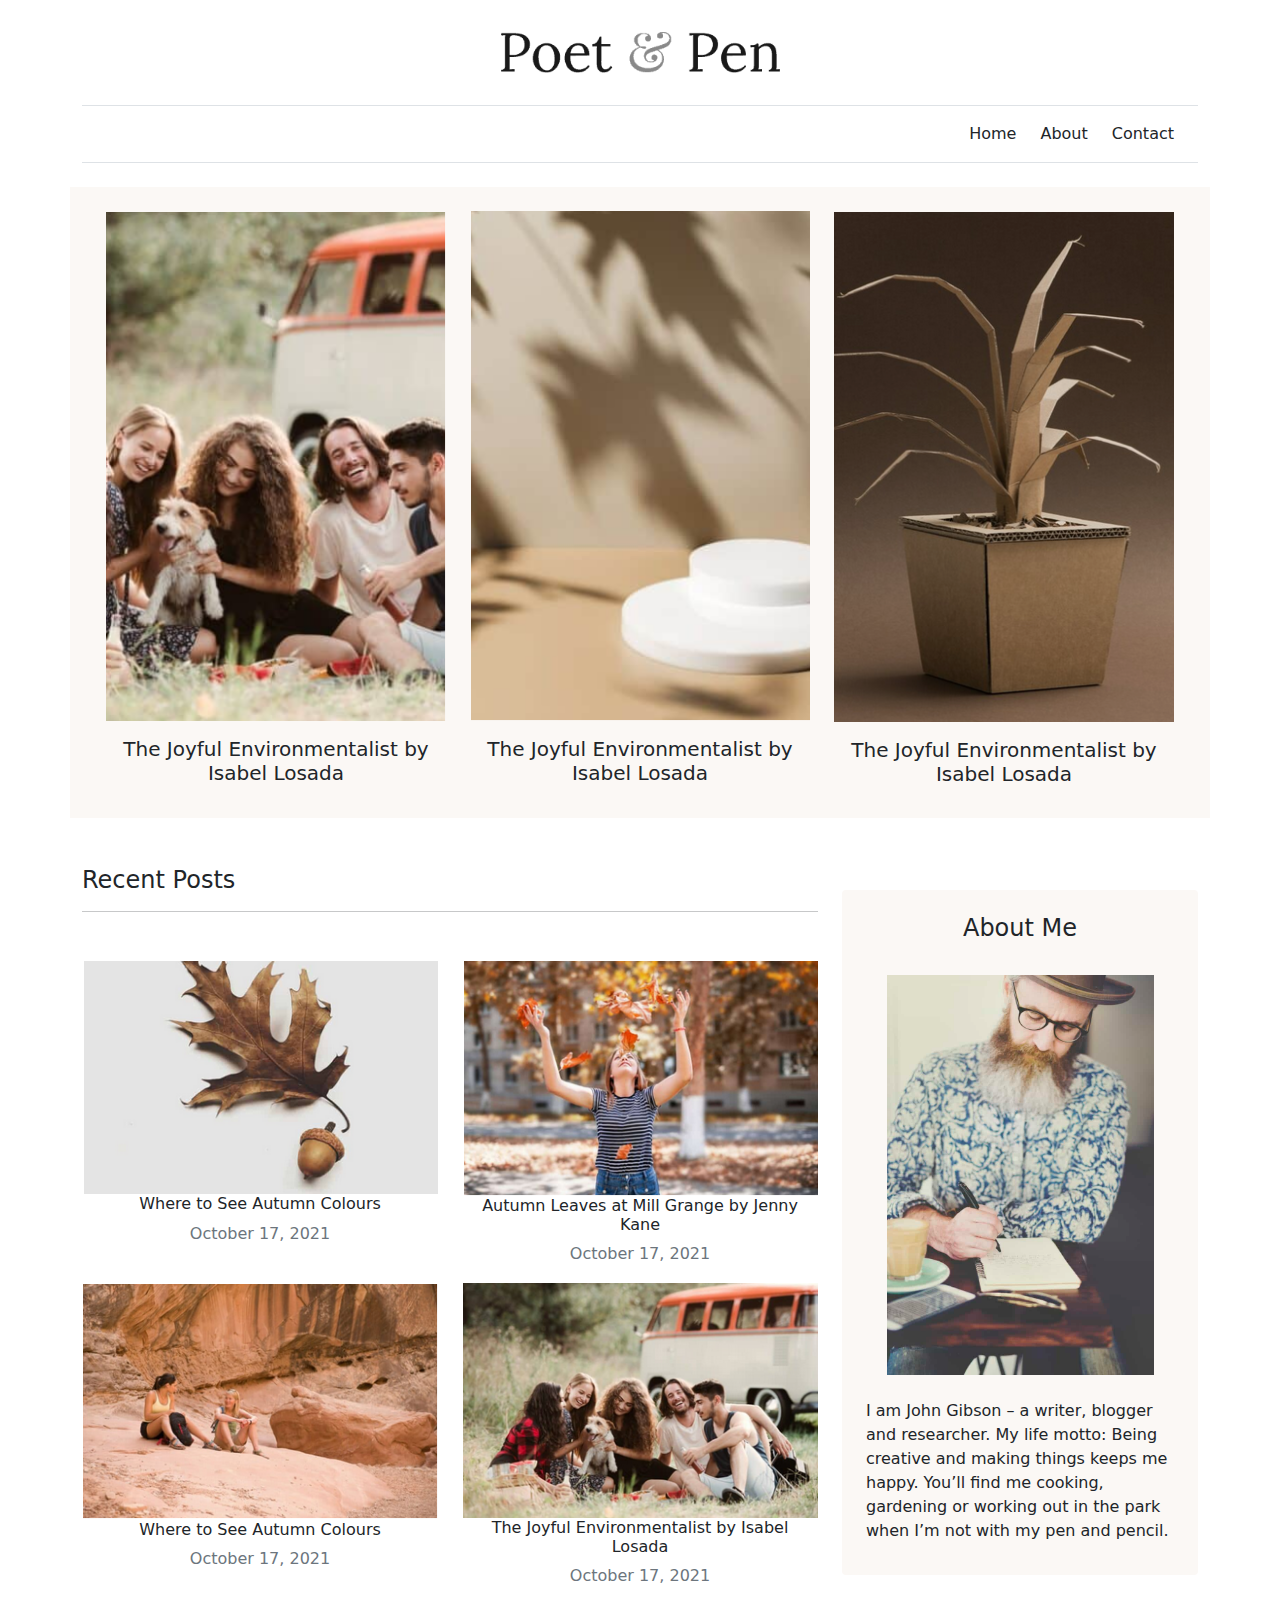
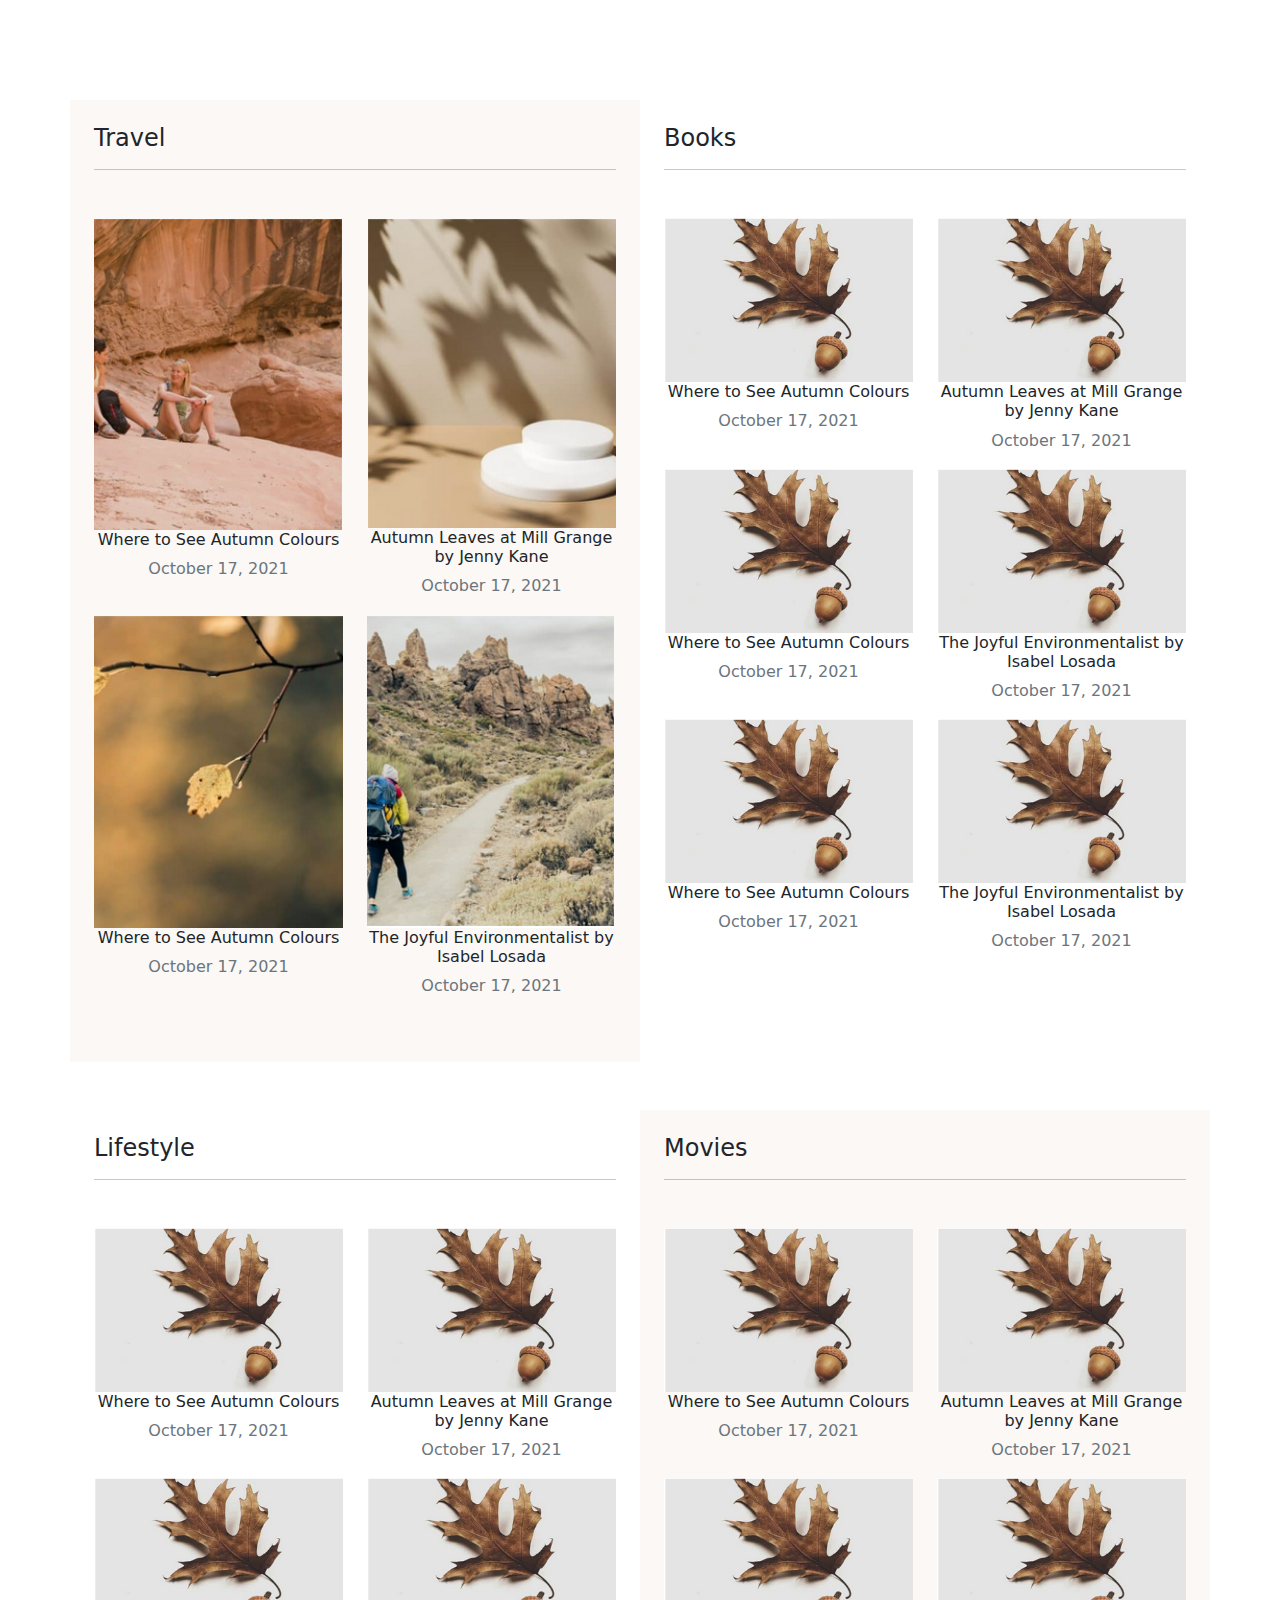
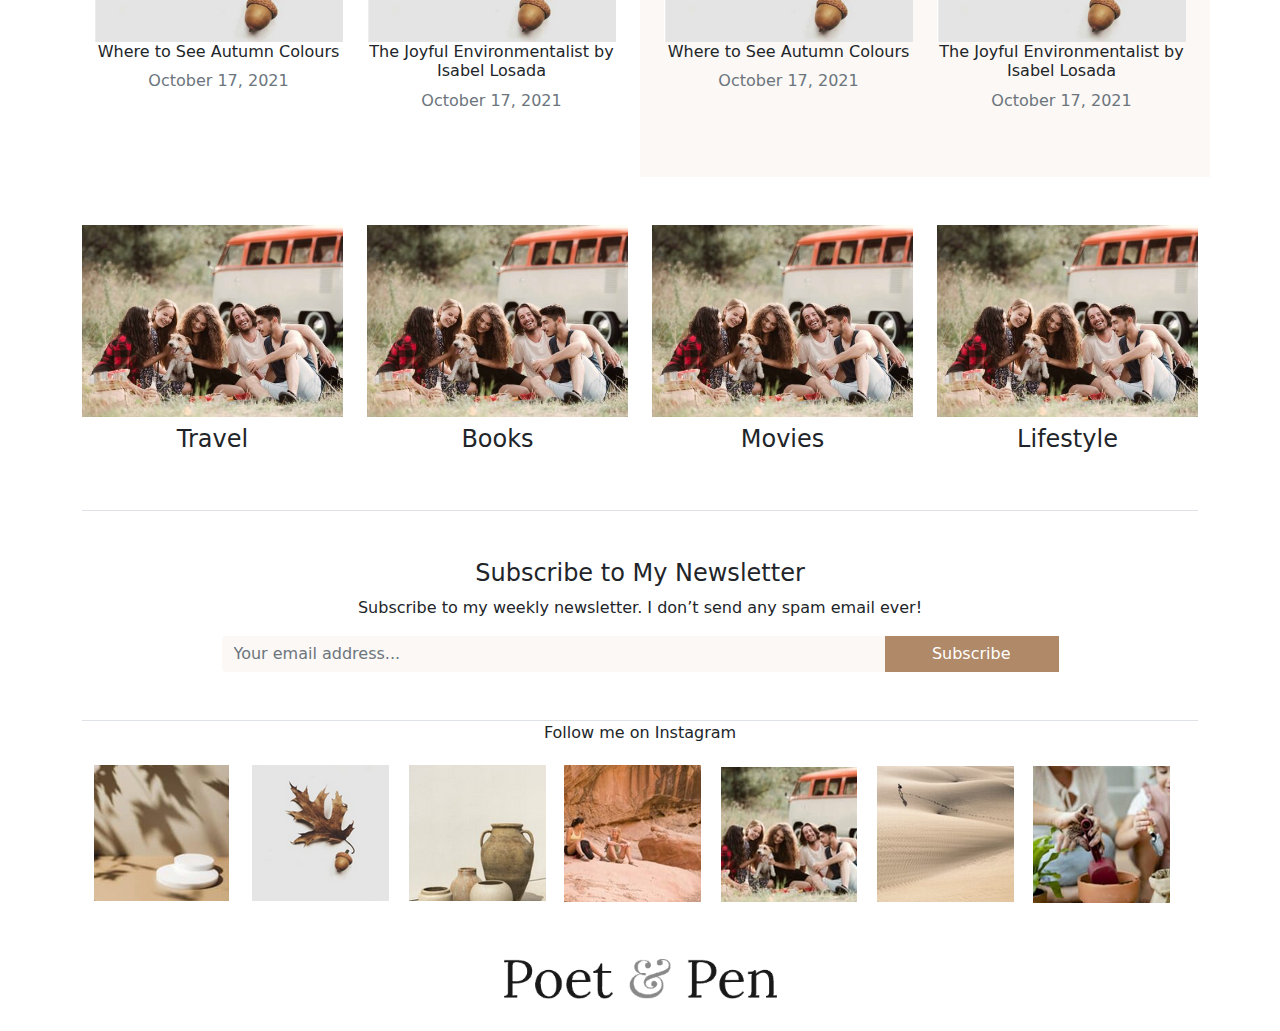
<file: index.html>
<!DOCTYPE html>
<html lang="pt-br">
<head>
    <meta charset="UTF-8">
    <meta name="viewport" content="width=device-width, initial-scale=1.0">
    <link rel="stylesheet" href="./css/home.css">
    <link rel="stylesheet" href="./bootstrap/bootstrap-5.0.2-dist/css/bootstrap.min.css">
    <title>Poet & Pen</title>
</head>
<body class="container">
    <div class="navbar d-flex justify-content-center my-4">
        <img src="./img/Poet-Pen-Logo.png" alt="" class="w-25">
    </div>
    <div class="border-top border-bottom py-3 d-flex justify-content-end pe-4">
        <a href="./index.html" class="text-decoration-none text-dark">Home</a>
        <a href="./pages/about.html" class="mx-4 text-decoration-none text-dark">About</a>
        <a href="./pages/contact.html" class="text-decoration-none text-dark">Contact</a>
    </div>
    <main>
        <div class="d-flex row mt-4  color p-4">
            <div class="card col border-0 color">
                <img src="./img/Captura de tela 2023-12-05 231732.png" alt="">
                <h5 class="text-center mt-3 mx-2">The Joyful Environmentalist by Isabel Losada</h5>
            </div>
            <div class="card col border-0 color">
                <img src="./img/Captura de tela 2023-12-05 231932.png" alt="">
                <h5 class="text-center mt-3 mx-2">The Joyful Environmentalist by Isabel Losada</h5>
            </div>
            <div class="card col border-0 color">
                <img src="./img/Captura de tela 2023-12-05 231950.png" alt="">
                <h5 class="text-center mt-3 mx-2">The Joyful Environmentalist by Isabel Losada</h5>
            </div>
        </div>
        <div class="row my-5">
            <div class="col-8">
                <h4>Recent Posts</h4>
                <hr>
                <div class="row row-cols-2 my-5">
                    <div class="col card border-0">
                        <img src="./img/Captura de tela 2023-12-05 233908.png" alt="">
                        <h6 class="text-center">Where to See Autumn Colours </h6>
                        <p class="text-center text-secondary">October 17, 2021 </p>
                    </div>
                    <div class="col card border-0">
                        <img src="./img/Captura de tela 2023-12-06 074524.png" alt="">
                        <h6 class="text-center">Autumn Leaves at Mill Grange by Jenny Kane </h6>
                        <p class="text-center text-secondary">October 17, 2021 </p>
                    </div>
                    <div class="col card border-0">
                        <img src="./img/Captura de tela 2023-12-06 074657.png" alt="">
                        <h6 class="text-center">Where to See Autumn Colours </h6>
                        <p class="text-center text-secondary">October 17, 2021 </p>
                    </div>
                    <div class="col card border-0">
                        <img src="./img/Captura de tela 2023-12-06 074746.png" alt="">
                        <h6 class="text-center">The Joyful Environmentalist by Isabel Losada </h6>
                        <p class="text-center text-secondary">October 17, 2021 </p>
                    </div>
                </div>
            </div>
            <div class="col">
                <div class="card border-0 color mt-4 pb-3">
                    <h4 class="text-center mt-4">About Me</h4>
                    <div class="d-flex justify-content-center my-4">
                        <img src="./img/author-casual-columnist-inspire-journalism-story-concept-768x1151.jpg" alt="" class="w-75">
                    </div>
                    <p  class="mx-4">I am John Gibson – a writer, blogger and researcher. My life motto: Being creative and making things keeps me happy. You’ll find me cooking, gardening or working out in the park when I’m not with my pen and pencil.</p>
                </div>
            </div>
        </div>
            <div class="row my-5">
                <div class="col color pt-4 px-4">
                    <h4>Travel</h4>
                    <hr>
                    <div class="row row-cols-2 my-5">
                        <div class="col color card border-0">
                            <img src="./img/Captura de tela 2023-12-06 074921.png" alt="">
                            <h6 class="text-center">Where to See Autumn Colours </h6>
                            <p class="text-center text-secondary">October 17, 2021 </p>
                        </div>
                        <div class="col color card border-0">
                            <img src="./img/Captura de tela 2023-12-06 075027.png" alt="">
                            <h6 class="text-center">Autumn Leaves at Mill Grange by Jenny Kane </h6>
                            <p class="text-center text-secondary">October 17, 2021 </p>
                        </div>
                        <div class="col color card border-0">
                            <img src="./img/Captura de tela 2023-12-06 075112.png" alt="">
                            <h6 class="text-center">Where to See Autumn Colours </h6>
                            <p class="text-center text-secondary">October 17, 2021 </p>
                        </div>
                        <div class="col color card border-0">
                            <img src="./img/Captura de tela 2023-12-06 075229.png" alt="">
                            <h6 class="text-center">The Joyful Environmentalist by Isabel Losada </h6>
                            <p class="text-center text-secondary">October 17, 2021 </p>
                        </div>
                    </div>
                </div>
                <div class="col pt-4 px-4">
                    <h4>Books</h4>
                    <hr>
                    <div class="row row-cols-2 my-5">
                        <div class="col card border-0">
                            <img src="./img/Captura de tela 2023-12-05 233908.png" alt="">
                            <h6 class="text-center">Where to See Autumn Colours </h6>
                            <p class="text-center text-secondary">October 17, 2021 </p>
                        </div>
                        <div class="col card border-0">
                            <img src="./img/Captura de tela 2023-12-05 233908.png" alt="">
                            <h6 class="text-center">Autumn Leaves at Mill Grange by Jenny Kane </h6>
                            <p class="text-center text-secondary">October 17, 2021 </p>
                        </div>
                        <div class="col card border-0">
                            <img src="./img/Captura de tela 2023-12-05 233908.png" alt="">
                            <h6 class="text-center">Where to See Autumn Colours </h6>
                            <p class="text-center text-secondary">October 17, 2021 </p>
                        </div>
                        <div class="col card border-0">
                            <img src="./img/Captura de tela 2023-12-05 233908.png" alt="">
                            <h6 class="text-center">The Joyful Environmentalist by Isabel Losada </h6>
                            <p class="text-center text-secondary">October 17, 2021 </p>
                        </div>
                        <div class="col card border-0">
                            <img src="./img/Captura de tela 2023-12-05 233908.png" alt="">
                            <h6 class="text-center">Where to See Autumn Colours </h6>
                            <p class="text-center text-secondary">October 17, 2021 </p>
                        </div>
                        <div class="col card border-0">
                            <img src="./img/Captura de tela 2023-12-05 233908.png" alt="">
                            <h6 class="text-center">The Joyful Environmentalist by Isabel Losada </h6>
                            <p class="text-center text-secondary">October 17, 2021 </p>
                        </div>
                    </div>
                </div>
            </div>
            <div class="row my-5">
                <div class="col pt-4 px-4">
                    <h4>Lifestyle</h4>
                    <hr>
                    <div class="row row-cols-2 my-5">
                        <div class="col card border-0">
                            <img src="./img/Captura de tela 2023-12-05 233908.png" alt="">
                            <h6 class="text-center">Where to See Autumn Colours </h6>
                            <p class="text-center text-secondary">October 17, 2021 </p>
                        </div>
                        <div class="col card border-0">
                            <img src="./img/Captura de tela 2023-12-05 233908.png" alt="">
                            <h6 class="text-center">Autumn Leaves at Mill Grange by Jenny Kane </h6>
                            <p class="text-center text-secondary">October 17, 2021 </p>
                        </div>
                        <div class="col card border-0">
                            <img src="./img/Captura de tela 2023-12-05 233908.png" alt="">
                            <h6 class="text-center">Where to See Autumn Colours </h6>
                            <p class="text-center text-secondary">October 17, 2021 </p>
                        </div>
                        <div class="col card border-0">
                            <img src="./img/Captura de tela 2023-12-05 233908.png" alt="">
                            <h6 class="text-center">The Joyful Environmentalist by Isabel Losada </h6>
                            <p class="text-center text-secondary">October 17, 2021 </p>
                        </div>
                    </div>
                </div>
                <div class="col color pt-4 px-4">
                    <h4>Movies</h4>
                    <hr>
                    <div class="row row-cols-2 my-5">
                        <div class="col color card border-0">
                            <img src="./img/Captura de tela 2023-12-05 233908.png" alt="">
                            <h6 class="text-center">Where to See Autumn Colours </h6>
                            <p class="text-center text-secondary">October 17, 2021 </p>
                        </div>
                        <div class="col color card border-0">
                            <img src="./img/Captura de tela 2023-12-05 233908.png" alt="">
                            <h6 class="text-center">Autumn Leaves at Mill Grange by Jenny Kane </h6>
                            <p class="text-center text-secondary">October 17, 2021 </p>
                        </div>
                        <div class="col color card border-0">
                            <img src="./img/Captura de tela 2023-12-05 233908.png" alt="">
                            <h6 class="text-center">Where to See Autumn Colours </h6>
                            <p class="text-center text-secondary">October 17, 2021 </p>
                        </div>
                        <div class="col color card border-0">
                            <img src="./img/Captura de tela 2023-12-05 233908.png" alt="">
                            <h6 class="text-center">The Joyful Environmentalist by Isabel Losada </h6>
                            <p class="text-center text-secondary">October 17, 2021 </p>
                        </div>
                    </div>
                </div>
            </div>
            <div class="my-5 row">
                <div class="card col border-0">
                    <img class="" src="./img/a-group-of-young-friends-with-a-dog-sitting-on-grass-on-a-roadtrip-through-countryside--pu2tf8v0kd4s3bhsyur5lesi51200xv1ycy6wohqh4.jpg" alt="">
                    <h4 class="text-center mt-2">Travel</h4>
                </div>
                <div class="card col border-0">
                    <img class="" src="./img/a-group-of-young-friends-with-a-dog-sitting-on-grass-on-a-roadtrip-through-countryside--pu2tf8v0kd4s3bhsyur5lesi51200xv1ycy6wohqh4.jpg" alt="">
                    <h4 class="text-center mt-2">Books</h4>
                </div>
                <div class="card col border-0">
                    <img class="" src="./img/a-group-of-young-friends-with-a-dog-sitting-on-grass-on-a-roadtrip-through-countryside--pu2tf8v0kd4s3bhsyur5lesi51200xv1ycy6wohqh4.jpg" alt="">
                    <h4 class="text-center mt-2">Movies</h4>
                </div>
                <div class="card col border-0">
                    <img class="" src="./img/a-group-of-young-friends-with-a-dog-sitting-on-grass-on-a-roadtrip-through-countryside--pu2tf8v0kd4s3bhsyur5lesi51200xv1ycy6wohqh4.jpg" alt="">
                    <h4 class="text-center mt-2">Lifestyle</h4>
                </div>
            </div>
            <div class="border-bottom border-top d-flex justify-content-center ">
                <div class="flex-column w-75 my-5">
                    <div class="text-center">
                        <h4>Subscribe to My Newsletter</h4>
                        <p>Subscribe to my weekly newsletter. I don’t send any spam email ever!</p>
                    </div>
                    <div class="input-group ">
                        <input type="text" class="form-control color border-0" placeholder="Your email address...">
                        <button class="border-0 px-5" type="button">Subscribe</button>
                    </div>
                </div>
            </div>
    </main>
    <footer class="container">
        <p class="text-center">Follow me on Instagram</p>
        <div class="row mt-2 mb-5 g-1">
            <div class="col">
                <img src="./img/Captura de tela 2023-12-06 001325.png" alt="">
            </div>
            <div class="col">
                <img src="./img/Captura de tela 2023-12-06 075345.png" alt="">
            </div>
            <div class="col">
                <img src="./img/Captura de tela 2023-12-06 075422.png" alt="">
            </div>
            <div class="col">
                <img src="./img/Captura de tela 2023-12-06 075502.png" alt="">
            </div>
            <div class="col">
                <img src="./img/Captura de tela 2023-12-06 075542.png" alt="">
            </div>
            <div class="col">
                <img src="./img/Captura de tela 2023-12-06 075608.png" alt="">
            </div>
            <div class="col">
                <img src="./img/Captura de tela 2023-12-06 075858.png" alt="">
            </div>

        </div>
        <div class="navbar d-flex justify-content-center my-4">
            <img src="./img/Poet-Pen-Logo.png" alt="" class="w-25">
        </div>
    </footer>
</body>
</html>
</file>
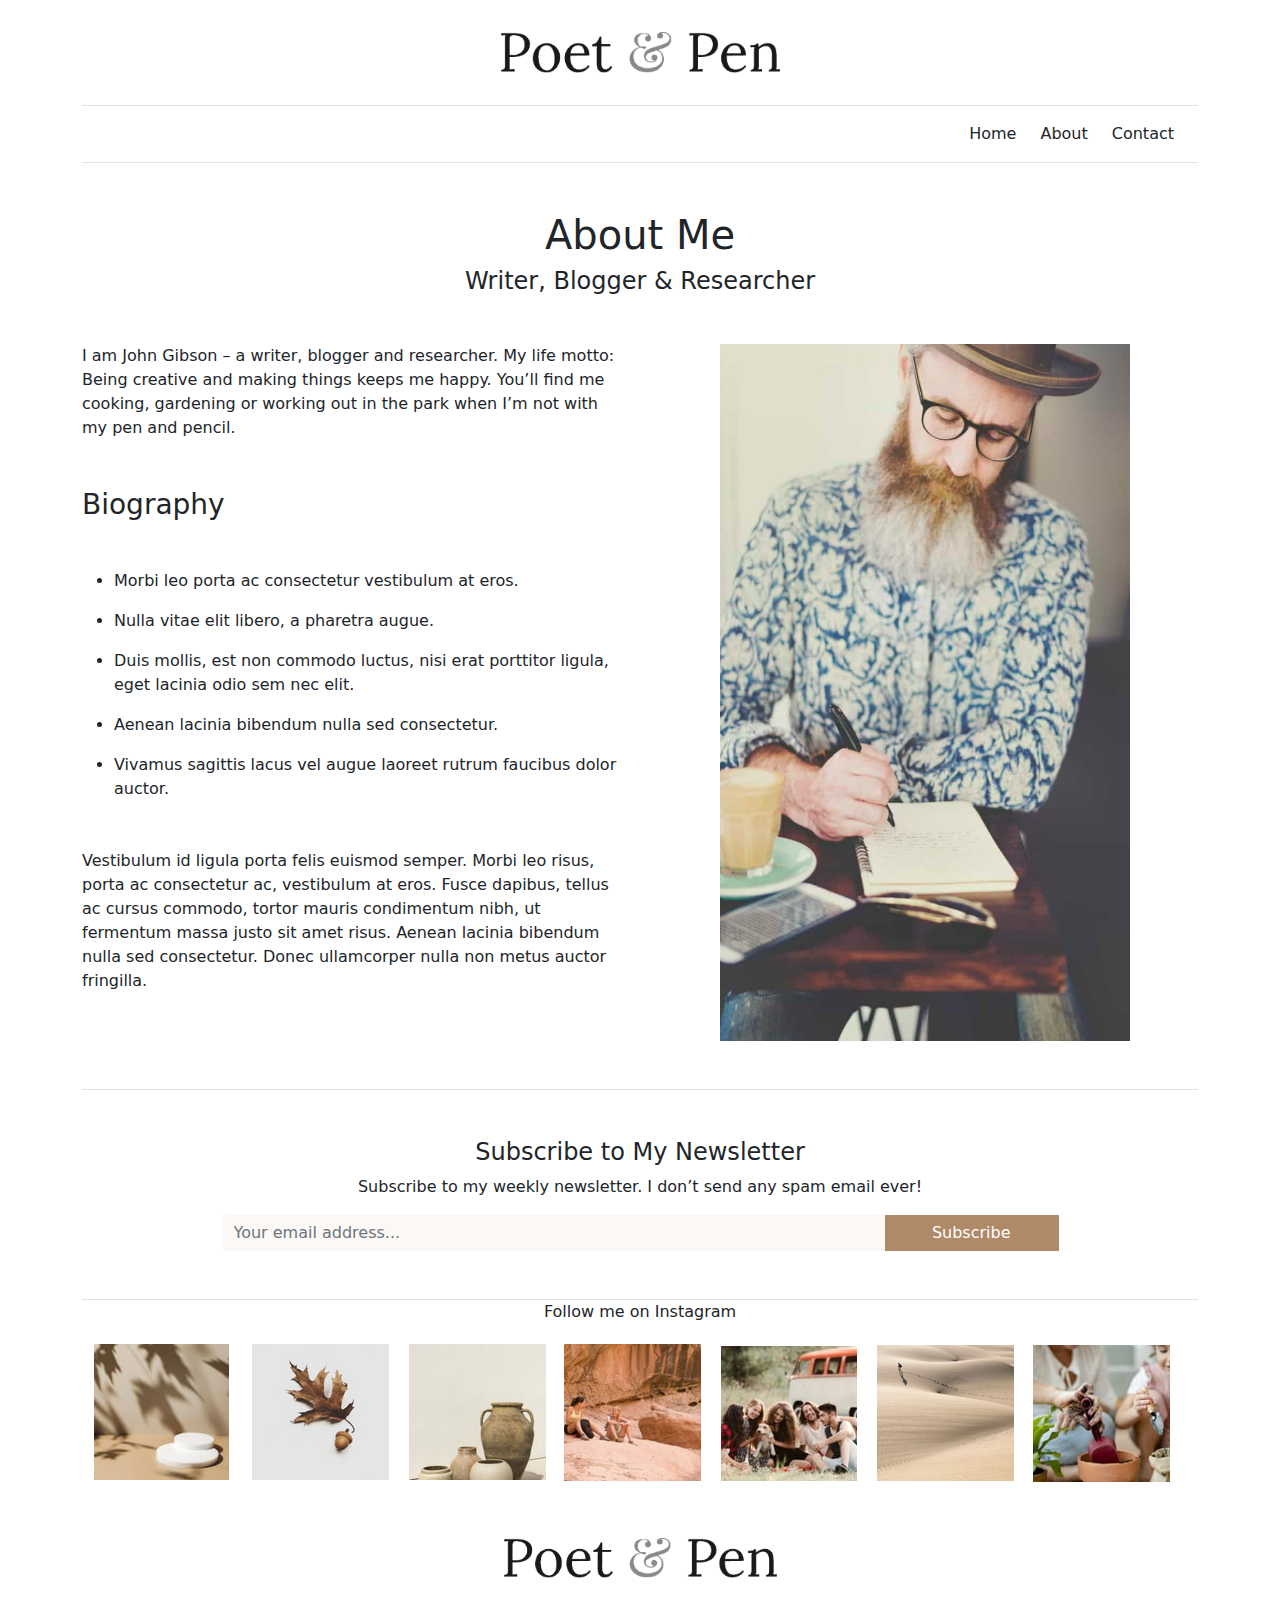
<file: pages/about.html>
<!DOCTYPE html>
<html lang="pt-br">
<head>
    <meta charset="UTF-8">
    <meta name="viewport" content="width=device-width, initial-scale=1.0">
    <link rel="stylesheet" href="./../css/home.css">
    <link rel="stylesheet" href="./../bootstrap/bootstrap-5.0.2-dist/css/bootstrap.min.css">
    <title>Poet & Pen - About</title>
</head>
<body class="container">
    <div class="navbar d-flex justify-content-center my-4">
        <img src="./../img/Poet-Pen-Logo.png" alt="" class="w-25">
    </div>
    <div class="border-top border-bottom py-3 d-flex justify-content-end pe-4">
        <a href="./../index.html" class="text-decoration-none text-dark">Home</a>
        <a href="./about.html" class="mx-4 text-decoration-none text-dark">About</a>
        <a href="./contact.html" class="text-decoration-none text-dark">Contact</a>
    </div>
    <main>
        <div class="text-center my-5">
            <h1>About Me</h1>
            <h4>Writer, Blogger & Researcher</h4>
        </div>
        <div class="row my-5">
            <div class="col">
                <p>I am John Gibson – a writer, blogger and researcher. My life motto: Being creative and making things keeps me happy. You’ll find me cooking, gardening or working out in the park when I’m not with my pen and pencil.</p>
                <h3 class="my-5">Biography</h3>
                <ul>
                    <li><p>Morbi leo porta ac consectetur vestibulum at eros.</p></li>
                    <li><p>Nulla vitae elit libero, a pharetra augue. </p></li>
                    <li><p>Duis mollis, est non commodo luctus, nisi erat porttitor ligula, eget lacinia odio sem nec elit. </p></li>
                    <li><p>Aenean lacinia bibendum nulla sed consectetur. </p></li>
                    <li><p>Vivamus sagittis lacus vel augue laoreet rutrum faucibus dolor auctor.</p></li>
                </ul>
                <p class="my-5">Vestibulum id ligula porta felis euismod semper.
                    Morbi leo risus, porta ac consectetur ac, vestibulum at eros. 
                    Fusce dapibus, tellus ac cursus commodo, tortor mauris condimentum nibh,
                    ut fermentum massa justo sit amet risus. Aenean lacinia bibendum nulla sed
                    consectetur. Donec ullamcorper nulla non metus auctor fringilla.
                </p>
            </div>
            <div class="col d-flex justify-content-center">
                <img src="./../img/author-casual-columnist-inspire-journalism-story-concept-768x1151.jpg" alt="" class="w-75">
            </div>
        </div>
    </main>
    <div class="border-bottom border-top d-flex justify-content-center ">
        <div class="flex-column w-75 my-5">
            <div class="text-center">
                <h4>Subscribe to My Newsletter</h4>
                <p>Subscribe to my weekly newsletter. I don’t send any spam email ever!</p>
            </div>
            <div class="input-group ">
                <input type="text" class="form-control color border-0" placeholder="Your email address...">
                <button class="border-0 px-5" type="button">Subscribe</button>
            </div>
        </div>
    </div>
    <footer class="container">
        <p class="text-center">Follow me on Instagram</p>
        <div class="row mt-2 mb-5 g-1">
            <div class="col">
                <img src="./../img/Captura de tela 2023-12-06 001325.png" alt="">
            </div>
            <div class="col">
                <img src="./../img/Captura de tela 2023-12-06 075345.png" alt="">
            </div>
            <div class="col">
                <img src="./../img/Captura de tela 2023-12-06 075422.png" alt="">
            </div>
            <div class="col">
                <img src="./../img/Captura de tela 2023-12-06 075502.png" alt="">
            </div>
            <div class="col">
                <img src="./../img/Captura de tela 2023-12-06 075542.png" alt="">
            </div>
            <div class="col">
                <img src="./../img/Captura de tela 2023-12-06 075608.png" alt="">
            </div>
            <div class="col">
                <img src="./../img/Captura de tela 2023-12-06 075858.png" alt="">
            </div>

        </div>
        <div class="navbar d-flex justify-content-center my-4">
            <img src="./../img/Poet-Pen-Logo.png" alt="" class="w-25">
        </div>
    </footer>
</body>
</html>
</file>
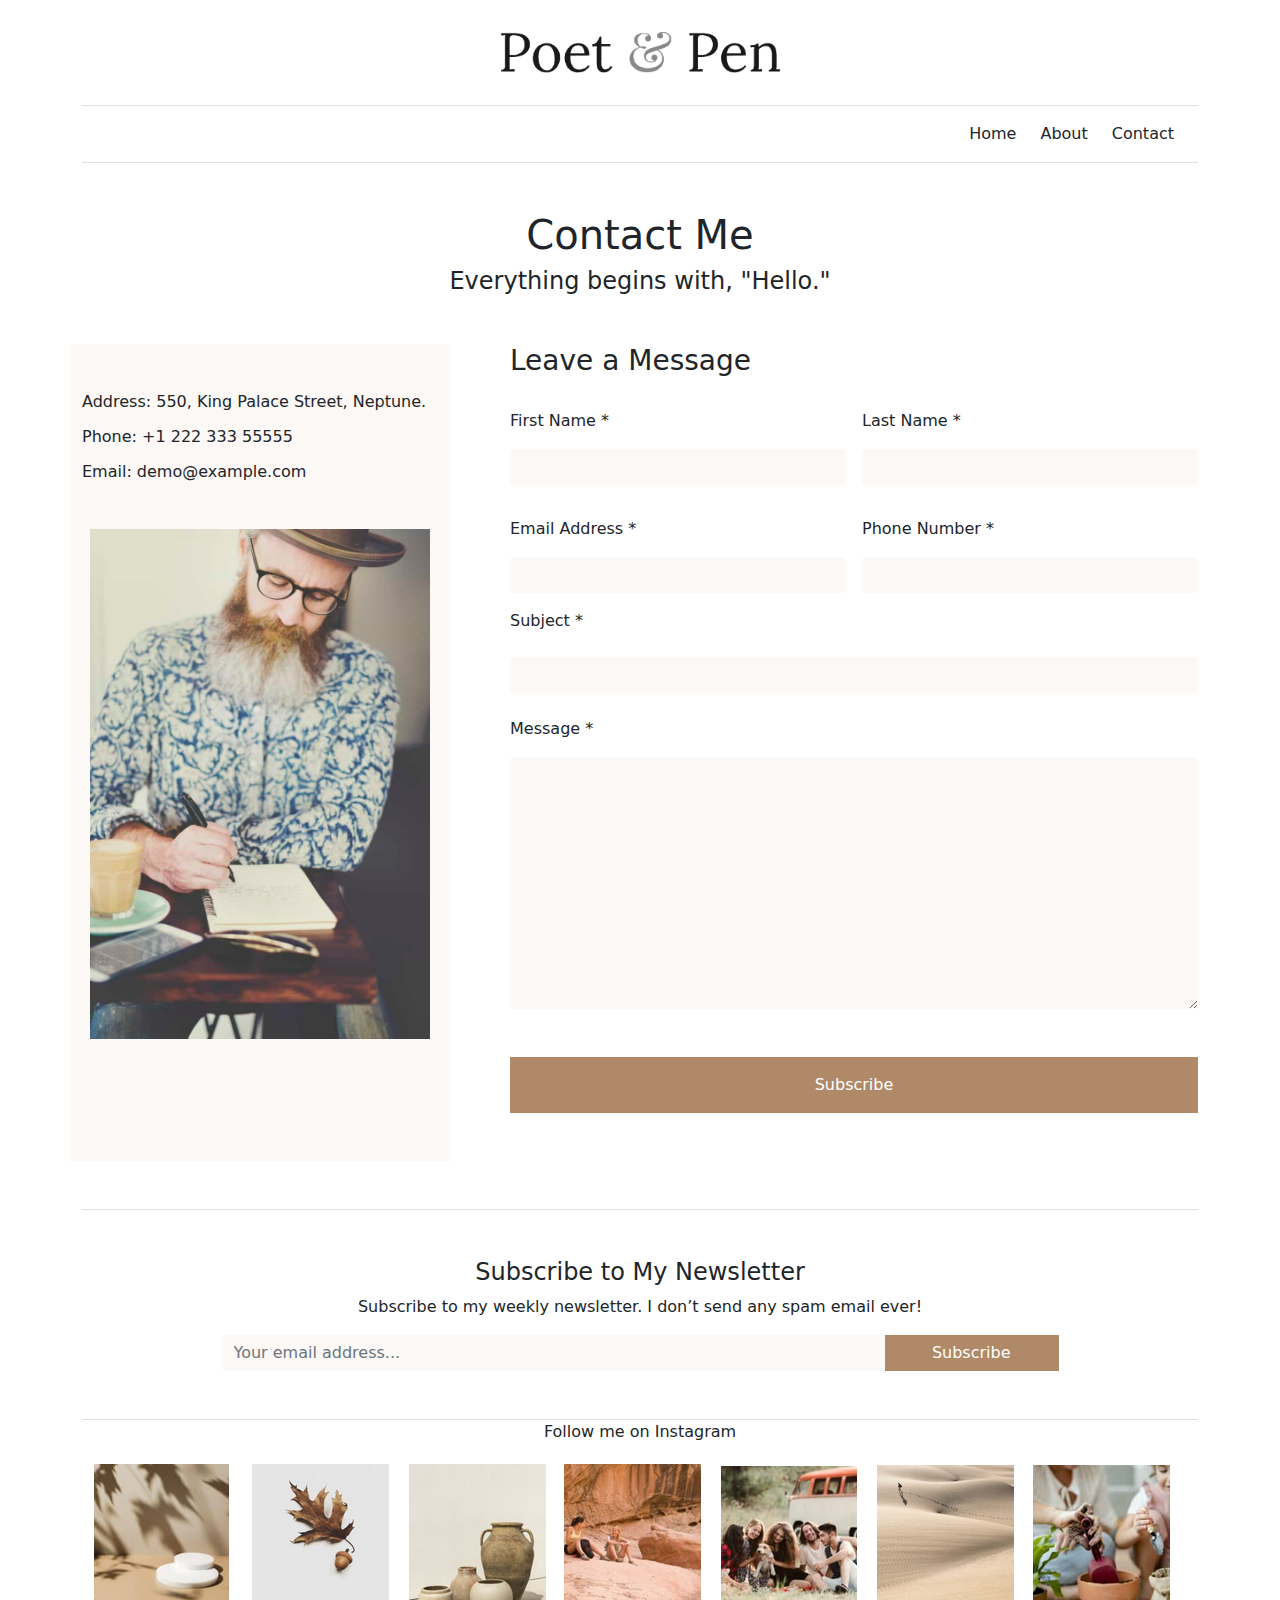
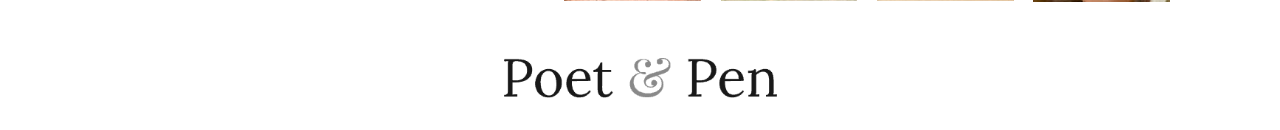
<file: pages/contact.html>
<!DOCTYPE html>
<html lang="pt-br">
<head>
    <meta charset="UTF-8">
    <meta name="viewport" content="width=device-width, initial-scale=1.0">
    <link rel="stylesheet" href="./../css/home.css">
    <link rel="stylesheet" href="./../bootstrap/bootstrap-5.0.2-dist/css/bootstrap.min.css">
    <title>Poet & Pen - Contact</title>
</head>
<body class="container">
    <div class="navbar d-flex justify-content-center my-4">
        <img src="./../img/Poet-Pen-Logo.png" alt="" class="w-25">
    </div>
    <div class="border-top border-bottom py-3 d-flex justify-content-end pe-4">
        <a href="./../index.html" class="text-decoration-none text-dark">Home</a>
        <a href="./about.html" class="mx-4 text-decoration-none text-dark">About</a>
        <a href="./contact.html" class="text-decoration-none text-dark">Contact</a>
    </div>
    <main>
        <div class="text-center my-5">
            <h1>Contact Me</h1>
            <h4>Everything begins with, "Hello."</h4>
        </div>
        <div  class="row my-5">
            <div class="col-4 color">
                <div class="my-5">
                    <h6 class="my-3">Address: 550, King Palace Street, Neptune.</h6>
                    <h6 class="my-3">Phone: +1 222 333 55555</h6>
                    <h6 class="my-3">Email: demo@example.com</h6>
                </div>
                <div class="d-flex justify-content-center my-5 mx-2">
                    <img src="./../img/author-casual-columnist-inspire-journalism-story-concept-768x1151.jpg" alt="" class="w-100">
                </div>
            </div>
            <div class="col ms-5">
                <h3>Leave a Message</h3>
                <div class="d-flex my-3 row g-3">
                    <div class="col">
                        <p>First Name *</p>
                        <input type="text" class="form-control color border-0">
                    </div>
                    <div class="col">
                        <p>Last Name *</p>
                        <input type="text" class="form-control color border-0">
                    </div>
                </div>
                <div class="d-flex my-3 row g-3">
                    <div class="col">
                        <p>Email Address *</p>
                        <input type="text" class="form-control color border-0">
                    </div>
                    <div class="col">
                        <p>Phone Number *</p>
                        <input type="text" class="form-control color border-0">
                    </div>
                </div>
                <p>Subject *</p>
                <input type="text" class="form-control color border-0 my-4">
                <p>Message *</p>
                <textarea name="" class="form-control color border-0"id="" cols="30" rows="10"></textarea>
                <button class="border-0 w-100 py-3 my-5" type="button" >Subscribe</button>
            </div>
        </div>
    </main>
    <div class="border-bottom border-top d-flex justify-content-center ">
        <div class="flex-column w-75 my-5">
            <div class="text-center">
                <h4>Subscribe to My Newsletter</h4>
                <p>Subscribe to my weekly newsletter. I don’t send any spam email ever!</p>
            </div>
            <div class="input-group ">
                <input type="text" class="form-control color border-0" placeholder="Your email address...">
                <button class="border-0 px-5" type="button">Subscribe</button>
            </div>
        </div>
    </div>
    <footer class="container">
        <p class="text-center">Follow me on Instagram</p>
        <div class="row mt-2 mb-5 g-1">
            <div class="col">
                <img src="./../img/Captura de tela 2023-12-06 001325.png" alt="">
            </div>
            <div class="col">
                <img src="./../img/Captura de tela 2023-12-06 075345.png" alt="">
            </div>
            <div class="col">
                <img src="./../img/Captura de tela 2023-12-06 075422.png" alt="">
            </div>
            <div class="col">
                <img src="./../img/Captura de tela 2023-12-06 075502.png" alt="">
            </div>
            <div class="col">
                <img src="./../img/Captura de tela 2023-12-06 075542.png" alt="">
            </div>
            <div class="col">
                <img src="./../img/Captura de tela 2023-12-06 075608.png" alt="">
            </div>
            <div class="col">
                <img src="./../img/Captura de tela 2023-12-06 075858.png" alt="">
            </div>
        </div>
        <div class="navbar d-flex justify-content-center my-4">
            <img src="./../img/Poet-Pen-Logo.png" alt="" class="w-25">
        </div>
    </footer>
</body>
</html>
</file>
<file: css/home.css>
.color{
    background-color: #fbf8f5 !important;
}
button{
    background-color: #b08968;
    color: white;
}
</file>
